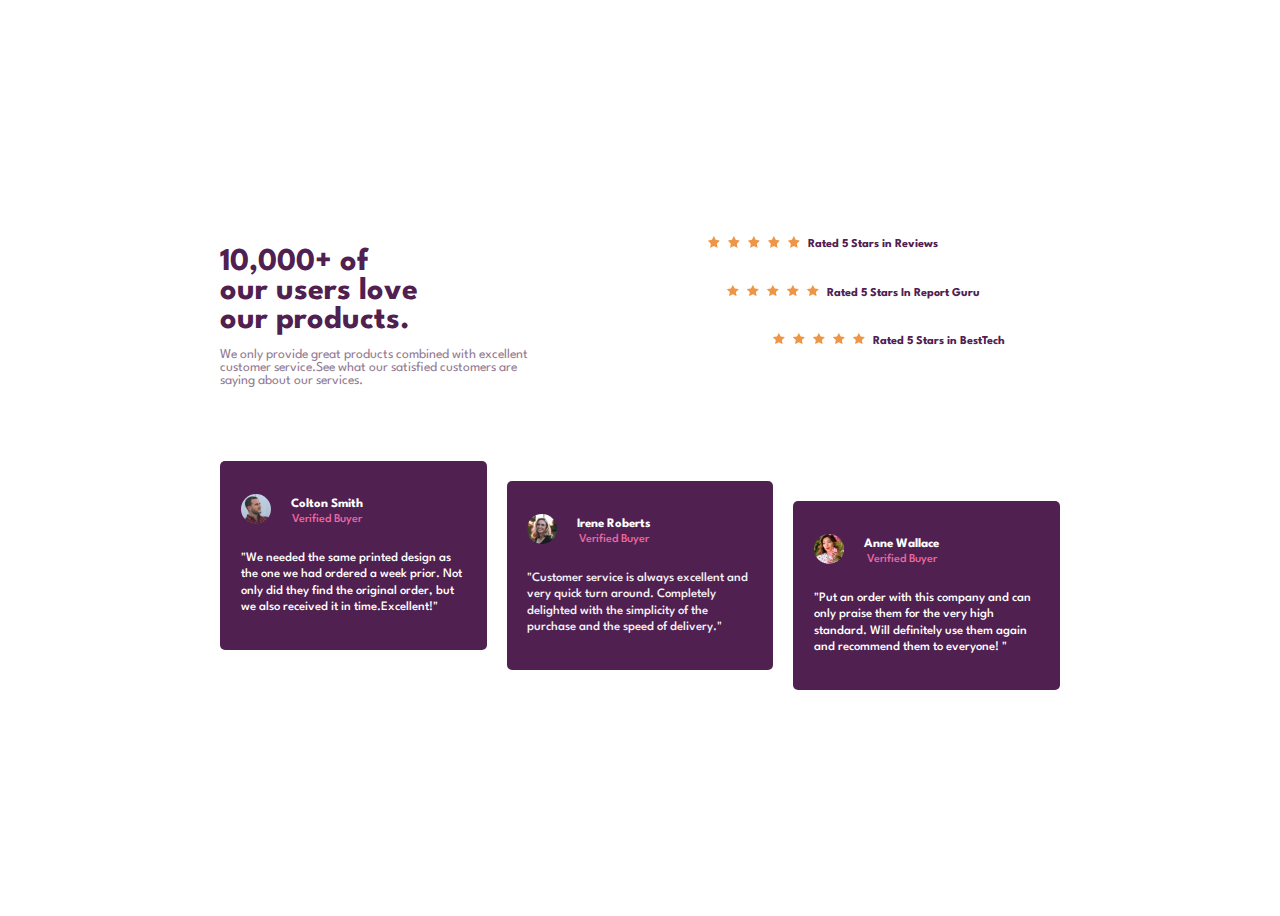
<file: new_project.html>
<!DOCTYPE html>

<html>

<head>
  <title>Flexbox Project</title>
  <link rel="preconnect" href="https://fonts.googleapis.com">
  <link rel="preconnect" href="https://fonts.gstatic.com" crossorigin>
  <link href="https://fonts.googleapis.com/css2?family=Fraunces&family=League+Spartan&display=swap" rel="stylesheet">
  <link rel="stylesheet" href="./index.css">
</head> 

<body>
  <div class="main-container">
       <div class="flex-container">
          <div class="first-item">
            <h1 class="first-heading">10,000+ of our users love our products.</h1>
            <p class="first-paragraph">We only provide great products combined with excellent customer service.See what our
              satisfied customers are saying about our services.</p>
          </div>
          
          <div class="second-item">
            <a href="#" class="btn first-btn">
              <img src="./Images/icon-star.svg" alt="Icon of A Star">
              <img src="./Images/icon-star.svg" alt="Icon of a Star">
              <img src="./Images/icon-star.svg" alt="Icon of A Star">
              <img src="./Images/icon-star.svg" alt="Icon of A Star">
              <img src="./Images/icon-star.svg" alt="Icon of A Star" class="last-img"> 
              <span class="btn-text">
                Rated 5 Stars in Reviews
              </span>
            </a>
            <a href="#" class="btn second-btn">
              <img src="./Images/icon-star.svg" alt="Icon of A Star">
              <img src="./Images/icon-star.svg" alt="Icon of a Star">
              <img src="./Images/icon-star.svg" alt="Icon of A Star">
              <img src="./Images/icon-star.svg" alt="Icon of A Star">
              <img src="./Images/icon-star.svg" alt="Icon of A Star" class="last-img">
              <span class="btn-text">
                Rated 5 Stars In Report Guru
              </span>
            </a>
            <a href="#" class="btn third-btn">
              <img src="./Images/icon-star.svg" alt="Icon of A Star">
              <img src="./Images/icon-star.svg" alt="Icon of a Star">
              <img src="./Images/icon-star.svg" alt="Icon of A Star">
              <img src="./Images/icon-star.svg" alt="Icon of A Star">
              <img src="./Images/icon-star.svg" alt="Icon of A Star"> 
              <span class="btn-text">Rated 5 Stars in BestTech</span>
            </a>
          </div>
       </div>

       <div class="second-flex-container">
            <div class="third-item">
              <div class="item-one">
                <div class="mini-item-one">
                  <img src="./Images/image-colton.jpg" alt="Image Of Colton" class="mini-image">
                  <div class="flex-item-one">
                    <h3 class="second-heading">Colton Smith</h3>
                    <p class="second-paragraph">Verified Buyer</p>
                  </div>
                </div>
                <p class="third-paragraph">
                  "We needed the same printed design as the one we had ordered a week prior. Not only did they find the original
                  order, but we also received it in time.Excellent!"
                </p>
              </div>
              <div>
              </div>
            </div>
            
            <div class="fourth-item">
              <div class="item-two">
                <div class="mini-item-two">
                  <img src="./Images/image-irene.jpg" alt="Image Of Irene" class="mini-image">
                  <div class="flex-item-two">
                    <h3 class="third-heading">Irene Roberts</h3>
                    <p class="fourth-paragraph">Verified Buyer</p>
                  </div>
                </div>
                <p class="fifth-paragraph">
                  "Customer service is always excellent and very quick turn around. Completely delighted with the simplicity of the
                  purchase and the speed of delivery."
                </p>
              </div>
              <div>
              </div>
            </div>
            <div class="fifth-item">
              <div class="item-three">
                <div class="mini-item-three">
                  <img src="./Images/image-anne.jpg" alt="Image Of Anne" class="mini-image">
                  <div class="flex-item-three">
                    <h3 class="fourth-heading">Anne Wallace</h3>
                    <p class="sixth-paragraph">Verified Buyer</p>
                  </div>
                </div>
                <p class="seventh-paragraph">
                  "Put an order with this company and can only praise them for the very high standard. Will definitely use them
                  again and recommend them to everyone! "
                </p>
              </div>
              <div>
              </div>
            </div>
       </div>
  </div>
</body>

</html>
</file>
<file: index.css>
*,
*::before,
*::after  {
    box-sizing: border-box;
}

:root {
    --color-one : hsl(300 43% 22%);
    --color-two: hsl(333 80% 67%);
    --color-three: hsl(303 10% 53%);
    --color-four: hsl(300 24% 96%);
    --color-five: hsl(0 0% 100%);
    --main-font : 'League Spartan', sans-serif;
}


body {
    display: flex;
    min-height: 100vh;
    justify-content: center;
    align-items: center;
    background: #000;
    font-family: var(--main-font);
}

.main-container {
    display: flex;
    flex-direction: column;
    width: 15.62rem;
    max-width: 31.3rem;
    text-align: center;
    /* font-family: 'Fraunces', serif;
    font-family: 'League Spartan', sans-serif; */
    padding: 1rem;
    background: var(--color-five);
    padding: 0.85rem;
}

.first-heading {
    color: var(--color-one);
    font-weight: 700;
    margin-bottom: 0;
}

.first-paragraph {
    font-size: 0.85rem;
    color: var(--color-three);
}

a {
    text-decoration: none;
}

.second-item {
    display: flex;
    flex-direction: column;
    gap: 10px;
}

.btn {
    display: block;
    line-height: 1.5;
    color: var(--color-one);
    font-weight: 700;
    font-size: 0.75rem;
    background: var(--color-five);
    padding: 10px 25px;
    border-radius: 5px;
}

.btn img {
    width: 12px;
    margin-right: 5px;
}

.btn-text {
    display: block;
}


/* .third-item {
    display: flex;   
    flex-direction: column;
    margin-top: 10px;
} */

.mini-image {
    width: 30px;
    height: 30px;
    border-radius: 50%;
    margin-right: 20px;
}

.item-one,
.item-two,
.item-three {
    background: var(--color-one);
    padding: 1rem;
    border-radius: 5px;
    margin-top: 10px;
    transition: all 1000ms;
    &:hover {
        background: #000;
        transform: rotateZ(45deg) scale(0.8);
    }
}




.mini-item-one {
    display: flex;
    align-items: center;
}


.second-heading {
    margin-bottom: 0;
    color: var(--color-five);
    font-size: 0.80rem;
    line-height: 1.5;
}

.second-paragraph {
    margin-top: 0;
    font-size: 0.75rem;
    color: var(--color-two);
    font-weight: 500;
}

.third-paragraph {
    color: var(--color-five);
    font-size: 0.80rem;
    font-weight: 500;
    line-height: 1.3;
    text-align: start;
}


.item-two {
    background: var(--color-one);
    padding: 1rem;
    border-radius: 5px;
    margin-top: 10px;
}

.mini-item-two {
    display: flex;
    align-items: center;
}


.third-heading {
    margin-bottom: 0;
    color: var(--color-five);
    font-size: 0.80rem;
    line-height: 1.5;
}

.fourth-paragraph {
    margin-top: 0;
    font-size: 0.75rem;
    color: var(--color-two);
    font-weight: 500;
}

.fifth-paragraph {
    color: var(--color-four);
    font-size: 0.80rem;
    font-weight: 500;
    line-height: 1.3;
    text-align: start;
}

.item-three {
    background: var(--color-one);
    padding: 1rem;
    border-radius: 5px;
    margin-top: 10px;
}




.mini-item-three {
    display: flex;
    align-items: center;

}


.fourth-heading {
    margin-bottom: 0;
    color: var(--color-five);
    font-size: 0.80rem;
    line-height: 1.5;
}

.sixth-paragraph {
    margin-top: 0;
    font-size: 0.75rem;
    color: var(--color-two);
    font-weight: 500;
}

.seventh-paragraph {
    color: var(--color-five);
    font-size: 0.80rem;
    font-weight: 500;
    line-height: 1.3;
    text-align: start;
}


@media (min-width: 43.8rem) {
    body {
        display: flex;
        min-height: 100vh;
        justify-content: center;
        align-items: center;
        background: var(--color-five);
    }

    .main-container {
        width: 1000px;
        max-width: 80rem;
        padding: 5rem;
    }

    .flex-container {
        display: flex;
        justify-content: space-between;
        margin-bottom: 50px;
    }

    .first-item {
        width: 400px;
        text-align: start;
    }

    .first-heading {
        max-width: 200px;
    }

    .first-paragraph {
        width: 320px;
    }

    


    .first-btn,
    .second-btn ,
    .third-btn {
        max-width: 350px;
    } 

    .btn-text {
        display: inline;
    }

    .first-btn {
        margin-right: 40px;
    }

    .second-btn {
        margin-left: 30px;
    }

    .third-btn {
        padding: 10px 55px;
        margin-left: 70px;
    }

    .second-flex-container {
        display: flex;
        gap: 20px;
    }

    .third-item,
    .fourth-item,
    .fifth-item {
        width: 500px;
    }

    .item-one,
    .item-two ,
    .item-three {
        padding: 1.3rem; 
    }
    
    .fourth-item {
        margin-top: 20px;
    }

    .fifth-item {
        margin-top: 40px;
    }
}
</file>
